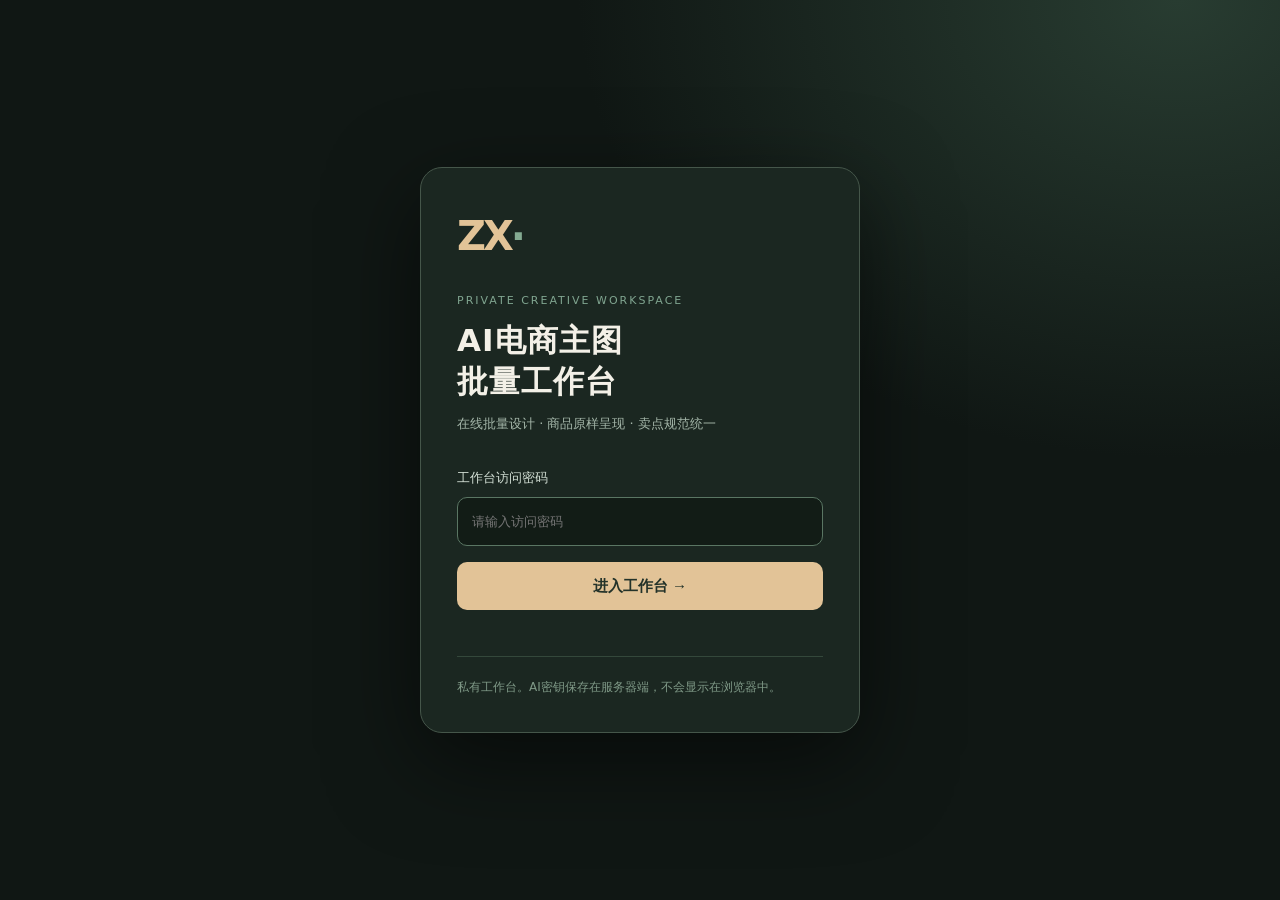
<file: static/login.html>
<!doctype html><html lang="zh-CN"><head><meta charset="UTF-8"><meta name="viewport" content="width=device-width,initial-scale=1"><title>登录 | ZX AI电商主图工厂</title><link href="/static/login.css" rel="stylesheet"></head><body><main class="panel"><div class="logo">ZX<span>·</span></div><div class="eyebrow">PRIVATE CREATIVE WORKSPACE</div><h1>AI电商主图<br>批量工作台</h1><p class="sub">在线批量设计 · 商品原样呈现 · 卖点规范统一</p><form id="signin"><label for="pass">工作台访问密码</label><input id="pass" name="password" type="password" required minlength="12" autocomplete="current-password" placeholder="请输入访问密码"><button id="btn" type="submit">进入工作台 →</button><p id="err" role="alert"></p></form><p class="foot">私有工作台。AI密钥保存在服务器端，不会显示在浏览器中。</p></main><script src="/static/login.js"></script></body></html>
</file>
<file: static/login.css>
*{box-sizing:border-box}body{margin:0;background:radial-gradient(ellipse at 92% 0%,#283c31 0%,transparent 36%),#101714;color:#f3f0e7;font-family:system-ui,-apple-system,"Microsoft YaHei",sans-serif;min-height:100vh;display:grid;place-items:center;padding:24px}.panel{width:min(100%,440px);background:#1b2721;border:1px solid #45564a;border-radius:22px;padding:45px 36px 34px;box-shadow:0 28px 90px #0008}.logo{font-weight:900;font-size:40px;letter-spacing:-3px;color:#e2c397}.logo span{color:#83aa91}.eyebrow{color:#80a590;font-size:11px;letter-spacing:2px;margin-top:35px}h1{font-size:31px;line-height:1.33;letter-spacing:1px;margin:13px 0 12px}.sub{font-size:13px;color:#a4b6a9;margin-bottom:36px}label{display:block;color:#d3dfd5;font-size:13px;margin-bottom:10px}input{width:100%;height:49px;background:#121c16;border:1px solid #5a7663;color:white;border-radius:10px;padding:0 14px;outline:none}input:focus{border-color:#d4b986}button{border:0;width:100%;margin-top:16px;background:#e2c397;color:#233229;font-size:15px;font-weight:700;border-radius:10px;cursor:pointer;height:48px}button:disabled{opacity:.5}#err{color:#ffafa6;min-height:20px;font-size:13px}.foot{border-top:1px solid #34483b;padding-top:20px;margin:10px 0 0;color:#7f9987;font-size:12px;line-height:1.75}
</file>
